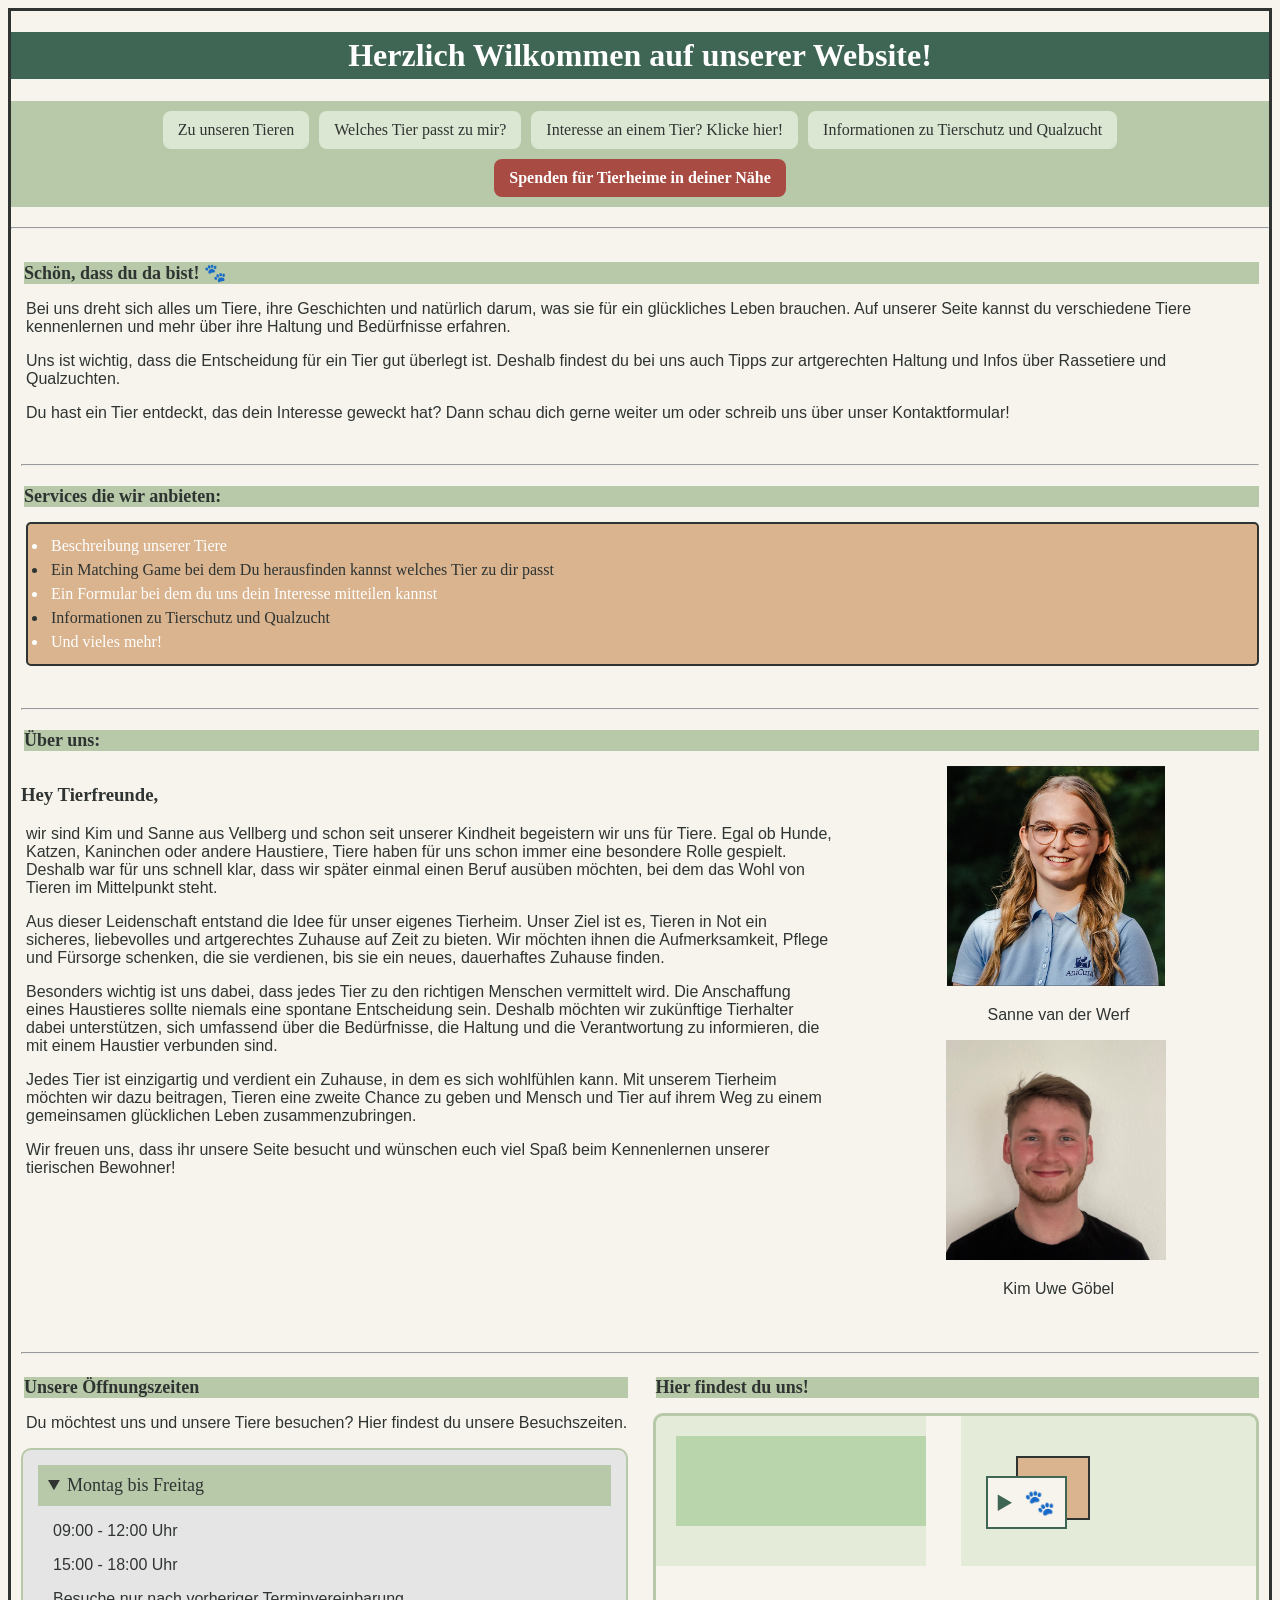
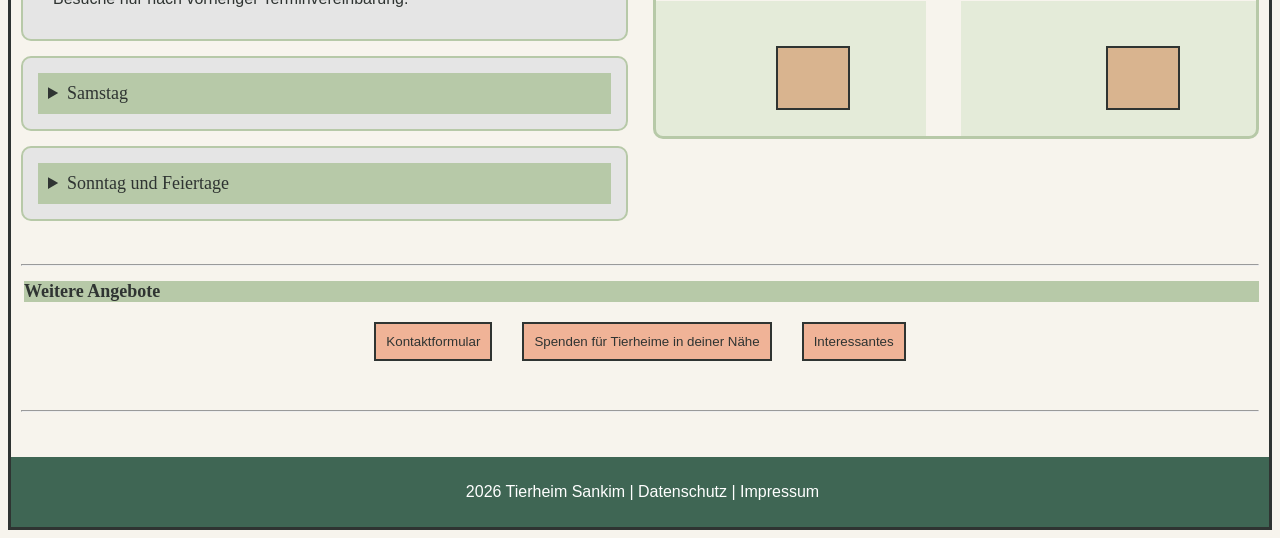
<file: index.html>
<!DOCTYPE html>
<html>
    <head>
        <meta charset="UTF-8">
        <meta name="viewport" content="width=device-width, initial-scale=1.0">
        <title>Tierheim Sankim</title>
        <link href="style.css" rel="stylesheet">

    </head>

    <body>
        <header>        
            <h1>Herzlich Wilkommen auf unserer Website!</h1>
        </header>

        <nav>
            <a href="UnsereTiere.html">Zu unseren Tieren</a>
            <a href="WelchesTierPasstZuMir.html">Welches Tier passt zu mir?</a>
            <a href="Interessiert.html"> Interesse an einem Tier? Klicke hier!</a>
            <a href="Tierschutz&Qualzucht.html">Informationen zu Tierschutz und Qualzucht</a>
            <a href="spenden.html" class="spenden">Spenden für Tierheime in deiner Nähe</a>
        </nav>

        <hr>

        <main>
            <section class="Wilkommen">
                <h2>Schön, dass du da bist! 🐾</h2>

                <p>
                    Bei uns dreht sich alles um Tiere, ihre Geschichten und natürlich darum, 
                    was sie für ein glückliches Leben brauchen. 
                    Auf unserer Seite kannst du verschiedene Tiere kennenlernen und mehr über ihre Haltung und Bedürfnisse erfahren.
                </p>
                <p>
                    Uns ist wichtig, dass die Entscheidung für ein Tier gut überlegt ist. 
                    Deshalb findest du bei uns auch Tipps zur artgerechten Haltung und Infos über Rassetiere und Qualzuchten.
                </p>
                <p>
                    Du hast ein Tier entdeckt, das dein Interesse geweckt hat? 
                    Dann schau dich gerne weiter um oder schreib uns über unser Kontaktformular!
                </p>
                <br>
                <hr>
            </section>

            <section class="Services">
                <h2>Services die wir anbieten:</h2>
                <ul>
                    <li>Beschreibung unserer Tiere</li>
                    <li>Ein Matching Game bei dem Du herausfinden kannst welches Tier zu dir passt</li>
                    <li>Ein Formular bei dem du uns dein Interesse mitteilen kannst</li>
                    <li>Informationen zu Tierschutz und Qualzucht</li>
                    <li>Und vieles mehr!</li>
                </ul>
                <br>
                <hr>
            </section>

            <section class="ueber-uns">
                <h2>Über uns:</h2>

                <div class="ueber-uns-grid">
                    
                    <div class="ueber-uns-text">

                            <h3>Hey Tierfreunde,</h3>

                            <p>
                                wir sind Kim und Sanne aus Vellberg und schon seit unserer Kindheit begeistern wir uns für Tiere. Egal ob Hunde, Katzen, Kaninchen oder andere Haustiere, Tiere haben für uns schon immer eine besondere Rolle gespielt. Deshalb war für uns schnell klar, dass wir später einmal einen Beruf ausüben möchten, bei dem das Wohl von Tieren im Mittelpunkt steht.
                            </p>    
                            <p>
                                Aus dieser Leidenschaft entstand die Idee für unser eigenes Tierheim. 
                                Unser Ziel ist es, Tieren in Not ein sicheres, liebevolles und artgerechtes Zuhause auf Zeit zu bieten. 
                                Wir möchten ihnen die Aufmerksamkeit, Pflege und Fürsorge schenken, 
                                die sie verdienen, bis sie ein neues, dauerhaftes Zuhause finden.
                            </p>    
                            <p>
                                Besonders wichtig ist uns dabei, dass jedes Tier zu den richtigen Menschen vermittelt wird. 
                                Die Anschaffung eines Haustieres sollte niemals eine spontane Entscheidung sein. 
                                Deshalb möchten wir zukünftige Tierhalter dabei unterstützen, 
                                sich umfassend über die Bedürfnisse, die Haltung und die Verantwortung zu informieren, 
                                die mit einem Haustier verbunden sind.
                            </p>
                            <p>
                                Jedes Tier ist einzigartig und verdient ein Zuhause, 
                                in dem es sich wohlfühlen kann. Mit unserem Tierheim möchten wir dazu beitragen, 
                                Tieren eine zweite Chance zu geben und Mensch und Tier auf ihrem Weg zu einem 
                                gemeinsamen glücklichen Leben zusammenzubringen.
                            </p>
                            <p>
                                Wir freuen uns, dass ihr unsere Seite besucht und wünschen euch viel Spaß beim 
                                Kennenlernen unserer tierischen Bewohner!
                            </p>
                        
                    </div>
                    
                    <div class="ueber-uns-bilder">
                        
                        <div>                   
                            <img src="images/van_der_Werf,Sanne.jpg" height="250" alt="Sanne van der Werf">
                            <p>Sanne van der Werf</p> 
                        </div>
                        
                        <div>
                            <img src="images/Göbel, Kim Uwe 12142-5quadrat.jpg" height="250" alt="Kim Göbel">
                            <p>Kim Uwe Göbel</p>
                        </div>
                    
                    </div>
                
                </div>
                
                <br>        
            </section>
            <hr>

            <div class="standort-grid">
                <section class="oeffnungszeiten">
                    <h2>Unsere Öffnungszeiten</h2>

                    <p>
                        Du möchtest uns und unsere Tiere besuchen?
                        Hier findest du unsere Besuchszeiten.
                    </p>

                    <details open>
                        <summary>Montag bis Freitag</summary>

                        <p>09:00 - 12:00 Uhr</p>
                        <p>15:00 - 18:00 Uhr</p>
                        <p>Besuche nur nach vorheriger Terminvereinbarung.</p>
                    </details>

                    <details>
                        <summary>Samstag</summary>

                        <p>09:00 - 13:00 Uhr</p>
                        <p>Besuche nur nach vorheriger Terminvereinbarung.</p>
                    </details>

                <details>
                    <summary>Sonntag und Feiertage</summary>

                        <p>Geschlossen</p>
                        <p>In dringenden Fällen sind wir telefonisch erreichbar.</p>
                    </details>
                </section>

                <section class="standort">

                    <h2>Hier findest du uns!</h2>
                    <div class="karte">
                        <div class="park"></div>
                        <div class="strasse-waagerecht"></div>
                        <div class="strasse-senkrecht"></div>
                        <div class="haus haus1"></div>
                        <div class="haus haus2"></div>
                        <div class="haus haus3"></div>

                        <details class="tierheim-marker">
                            <summary>🐾</summary>
                            <p>Tierheim Sankim</p>
                            <p>Pfotenweg 12</p>
                            <p>74541 Vellberg</p>
                            <p>fiktiver Standort</p>
                        </details>
                    </div>

                </section>
            </div>

            <hr>
            <section class="weitere-angebote">
                <h2>Weitere Angebote</h2>

                <div class="buttons">
                    <button type="button">Kontaktformular</button>
                    <button type="button">Spenden für Tierheime in deiner Nähe</button>
                    <button type="button">Interessantes</button>
                </div>

                <br>
                <br>
                <hr>
            </section>

        </main>       

        <footer>
            <p>2026 Tierheim Sankim | Datenschutz | Impressum</p>
        </footer>
    
    </body>
</html>
</file>
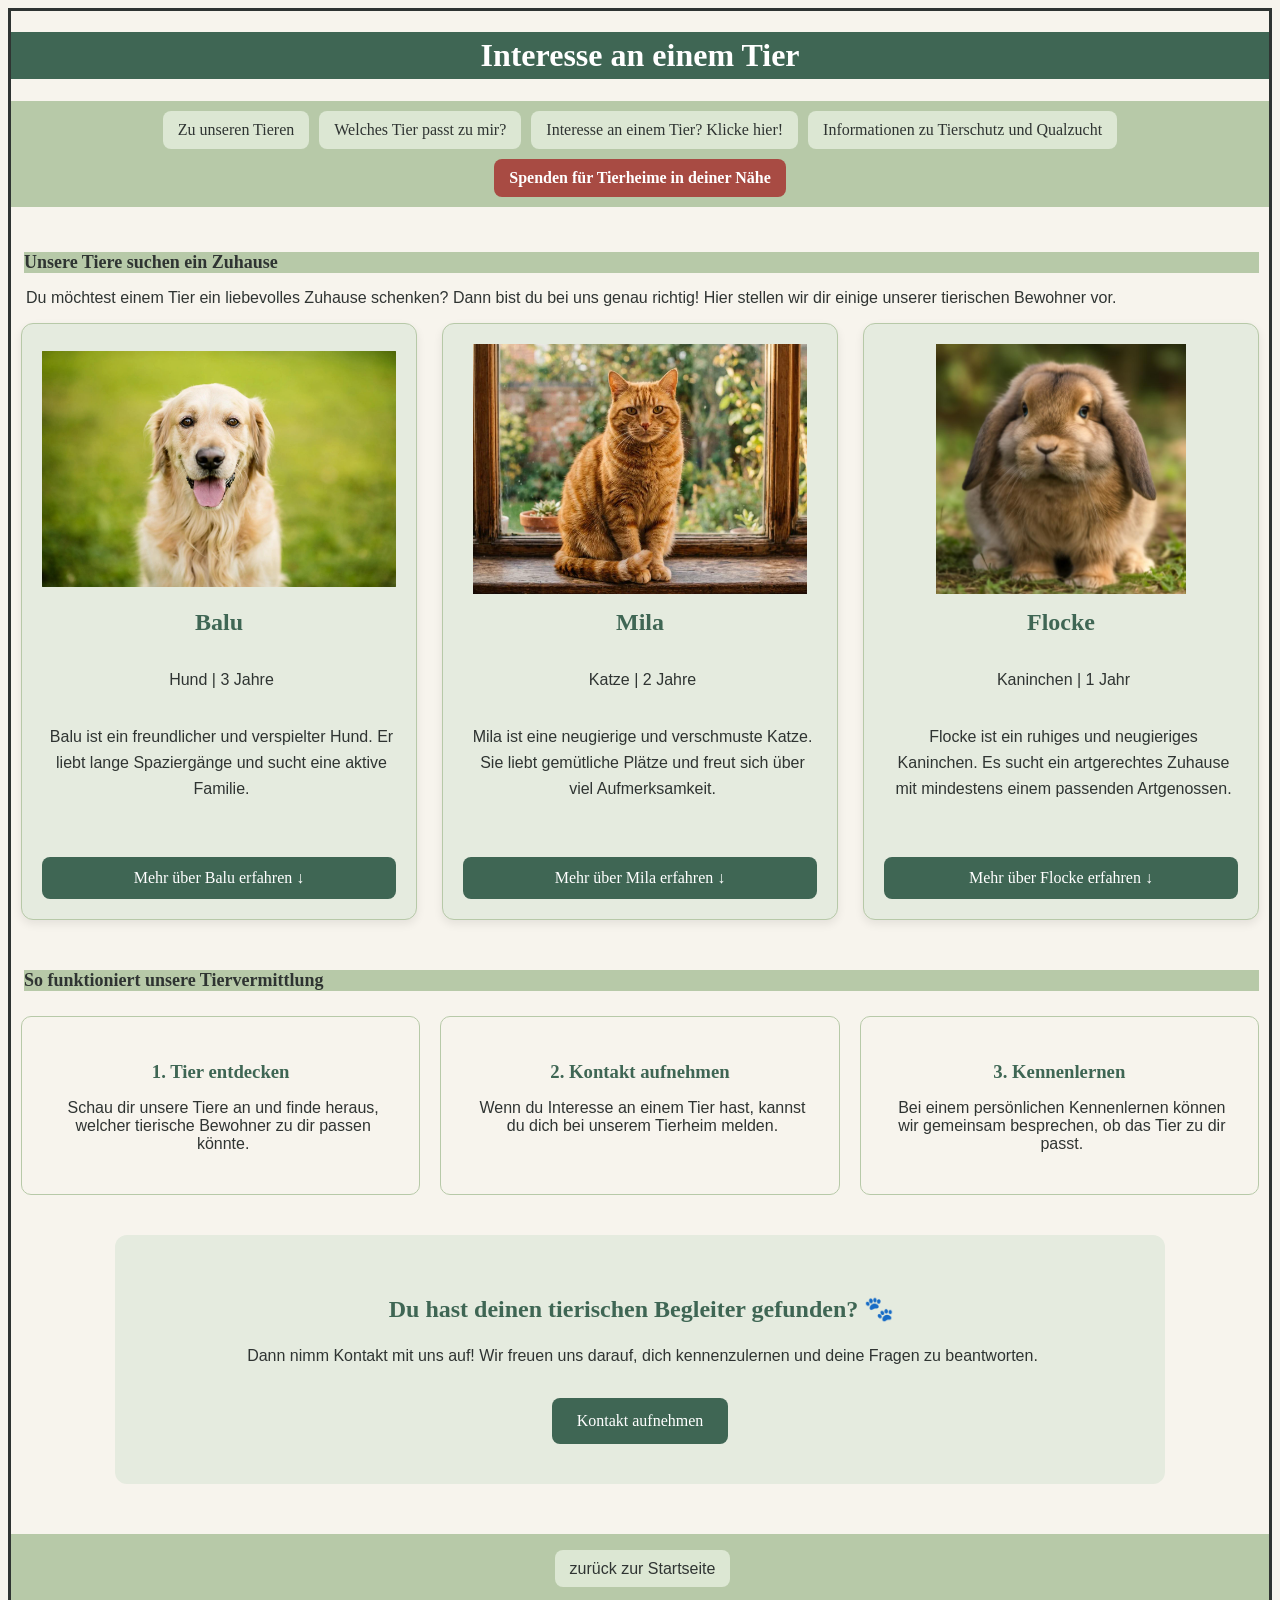
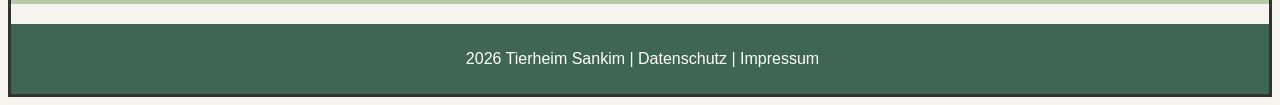
<file: Interessiert.html>
<!DOCTYPE html>
<html>
<head>
    <meta charset="UTF-8">
    <meta name="viewport" content="width=device-width, initial-scale=1.0">
    <link rel="stylesheet" href="style.css">
    <link rel="stylesheet" href="Interesse.css">
    <title>interessiert</title>
</head>
<body>
    <header>
        <h1>Interesse an einem Tier</h1>
    </header>
    <nav>
        <a href="UnsereTiere.html">Zu unseren Tieren</a>
        <a href="WelchesTierPasstZuMir.html">Welches Tier passt zu mir?</a>
        <a href="Interessiert.html"> Interesse an einem Tier? Klicke hier!</a>
        <a href="Tierschutz&Qualzucht.html">Informationen zu Tierschutz und Qualzucht</a>
        <a href="spenden.html" class="spenden">Spenden für Tierheime in deiner Nähe</a>
    </nav>

    <main>
        <section class="vermittlung">
            <h2>Unsere Tiere suchen ein Zuhause</h2>
            <p>
            Du möchtest einem Tier ein liebevolles Zuhause schenken?
            Dann bist du bei uns genau richtig!
            Hier stellen wir dir einige unserer tierischen
            Bewohner vor.  
            </p>

            <div class="vermittlung-grid">

                <div class="vermittlung-tier balu">
                    <img src="images/Balu.jpg" alt="Hund Balu">
                    <h3>Balu</h3>
                    <p>Hund | 3 Jahre</p>
                    <p>
                        Balu ist ein freundlicher und verspielter Hund.
                        Er liebt lange Spaziergänge und sucht
                        eine aktive Familie.
                    </p>
                    <details class="tier-details">
                        <summary>Mehr über Balu erfahren   ↓</summary>

                        <p>
                            Balu liebt Bewegung und gemeinsame Aktivitäten.
                            Er würde sich besonders über Menschen freuen,
                            die gerne Zeit in der Natur verbringen.
                        </p>
                    </details>
                </div>

                <div class="vermittlung-tier mila">
                    <img src="images/Mila.jpg" alt="Katze Mila">
                    <h3>Mila</h3>
                    <p>Katze | 2 Jahre</p>
                    <p>
                        Mila ist eine neugierige und verschmuste Katze.
                        Sie liebt gemütliche Plätze und freut sich
                        über viel Aufmerksamkeit.
                    </p>
                    <details class="tier-details">
                        <summary>Mehr über Mila erfahren   ↓</summary>

                        <p>
                            Mila sucht ihre neue Bezugsperson. 
                            Sie möchte gerne alleine gehalten werden, 
                            da sie sich leider nicht gut mit ihren Artgenossen verträgt.
                        </p>
                    </details>
                </div>

                <div class="vermittlung-tier flocke">
                    <img src="images/Flocke.jpg" alt="Kaninchen Flocke">
                    <h3>Flocke</h3>
                    <p>Kaninchen | 1 Jahr</p>
                    <p>
                        Flocke ist ein ruhiges und neugieriges Kaninchen.
                        Es sucht ein artgerechtes Zuhause mit
                        mindestens einem passenden Artgenossen.
                    </p>
                    <details class="tier-details">
                        <summary>Mehr über Flocke erfahren   ↓</summary>

                        <p>
                            Flocke liebt das Spielen mit seinen Artgenossen.
                            Er braucht Spezialfutter aufgrund einer Vorerkrankung
                            und sucht deshalb ein passendes Zuhause.
                        </p>
                    </details>
                </div>

            </div>

        </section>

        <section class="vermittlungsablauf">

            <h2>So funktioniert unsere Tiervermittlung</h2>

            <div class="ablauf-flex">

                <div>
                    <h3>1. Tier entdecken</h3>
                    <p>
                        Schau dir unsere Tiere an und finde heraus,
                        welcher tierische Bewohner zu dir passen könnte.
                    </p>
                </div>

                <div>
                    <h3>2. Kontakt aufnehmen</h3>
                    <p>
                        Wenn du Interesse an einem Tier hast,
                        kannst du dich bei unserem Tierheim melden.
                    </p>
                </div>

                <div>
                    <h3>3. Kennenlernen</h3>
                    <p>
                        Bei einem persönlichen Kennenlernen können wir
                        gemeinsam besprechen, ob das Tier zu dir passt.
                    </p>
                </div>

            </div>

        </section>

        <section class="kontaktbereich">

            <h2>Du hast deinen tierischen Begleiter gefunden? 🐾</h2>

            <p>
                Dann nimm Kontakt mit uns auf!
                Wir freuen uns darauf, dich kennenzulernen
                und deine Fragen zu beantworten.
            </p>

            <a href="mailto:kontakt@tierheim-sankim.de"
            class="kontakt-button">
                Kontakt aufnehmen
            </a>

        </section>
    </main>

    <nav>    
        <p><a href="index.html">zurück zur Startseite</a></p>
    </nav>

    <footer>
            <p>2026 Tierheim Sankim | Datenschutz | Impressum</p>
    </footer>
</body>

</html>
</file>
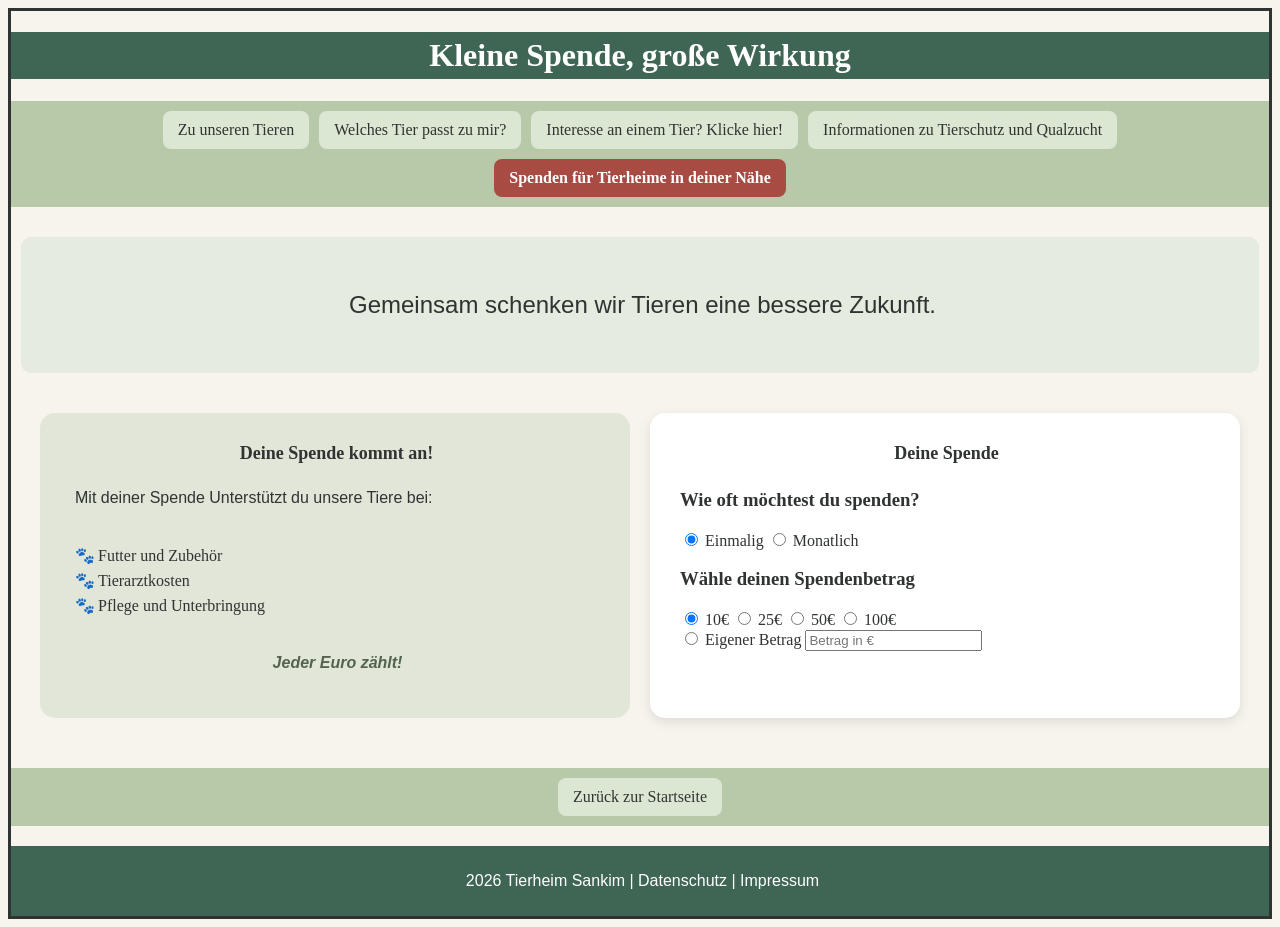
<file: spenden.html>
<!DOCTYPE html>
<html lang="en">
<head>
    <meta charset="UTF-8">
    <meta name="viewport" content="width=device-width, initial-scale=1.0">
    <title>Spenden</title>
    <link href="style.css" rel="stylesheet">
    <link href="spenden.css" rel="stylesheet">
</head>

<body>
    
    <header>
        <h1>Kleine Spende, große Wirkung</h1>
    </header>
    
    <nav>
        <a href="UnsereTiere.html">Zu unseren Tieren</a>
        <a href="WelchesTierPasstZuMir.html">Welches Tier passt zu mir?</a>
        <a href="Interessiert.html">Interesse an einem Tier? Klicke hier!</a>
        <a href="Tierschutz&Qualzucht.html">Informationen zu Tierschutz und Qualzucht</a>
        <a href="spenden.html" class="spenden">Spenden für Tierheime in deiner Nähe</a>
    </nav>

    <main>
        <section class="spenden-einleitung">
            <p>Gemeinsam schenken wir Tieren eine bessere Zukunft.</p>
        </section>
    
        <div class="spenden-container">
            <div class="box-links">
                <h2>Deine Spende kommt an!</h2>
                <p>Mit deiner Spende Unterstützt du unsere Tiere bei:</p>
                <ul>
                    <li>Futter und Zubehör</li>
                    <li>Tierarztkosten</li>
                    <li>Pflege und Unterbringung</li>
                </ul>
                <p class="Druck">Jeder Euro zählt!</p>
            </div>

            <div class="box-rechts">
                <h2>Deine Spende</h2>
                <form>
                    
                    <!-- Formular Häufigkeit -->
                    <h3>Wie oft möchtest du spenden?</h3>
                    <div class="spenden-häufigkeit">
                        <input type="radio" id="einmalig" name="häufigkeit" value="einmalig" checked>
                        <label for="einmalig">Einmalig</label>
                        <input type="radio" id="monatlich" name="häufigkeit" value="monatlich">
                        <label for="monatlich">Monatlich</label>
                    </div>
                    
                    <!-- Formular Spendenbetrag -->
                    <h3>Wähle deinen Spendenbetrag</h3>
                    <div class="spenden-betrag">
                        <input type="radio" id="betrag10" name="betrag" value="10" checked>
                        <label for="betrag10">10€</label>
                        <input type="radio" id="betrag25" name="betrag" value="25">
                        <label for="betrag25">25€</label>
                        <input type="radio" id="betrag50" name="betrag" value="50">
                        <label for="betrag50">50€</label>
                        <input type="radio" id="betrag100" name="betrag" value="100">
                        <label for="betrag100">100€</label>
                    </div>

                    <!-- Eigener Betrag -->
                    <div class="eigener-betrag">
                        <input type="radio" id="eigener-betrag" name="betrag" value="individuell">
                        <label for="eigener-betrag">Eigener Betrag</label>
                        <input type="number" name="individueller-betrag" aria-label="eigener Betrag (in €)" placeholder="Betrag in €" min="1">
                    </div>
                </form>
            </div>
        </div>
    
    </main>

    <nav>
        <a href="index.html">Zurück zur Startseite</a>
    </nav>

    <footer>
        <p>2026 Tierheim Sankim | Datenschutz | Impressum</p>
    </footer>

</body>
</html>
</file>
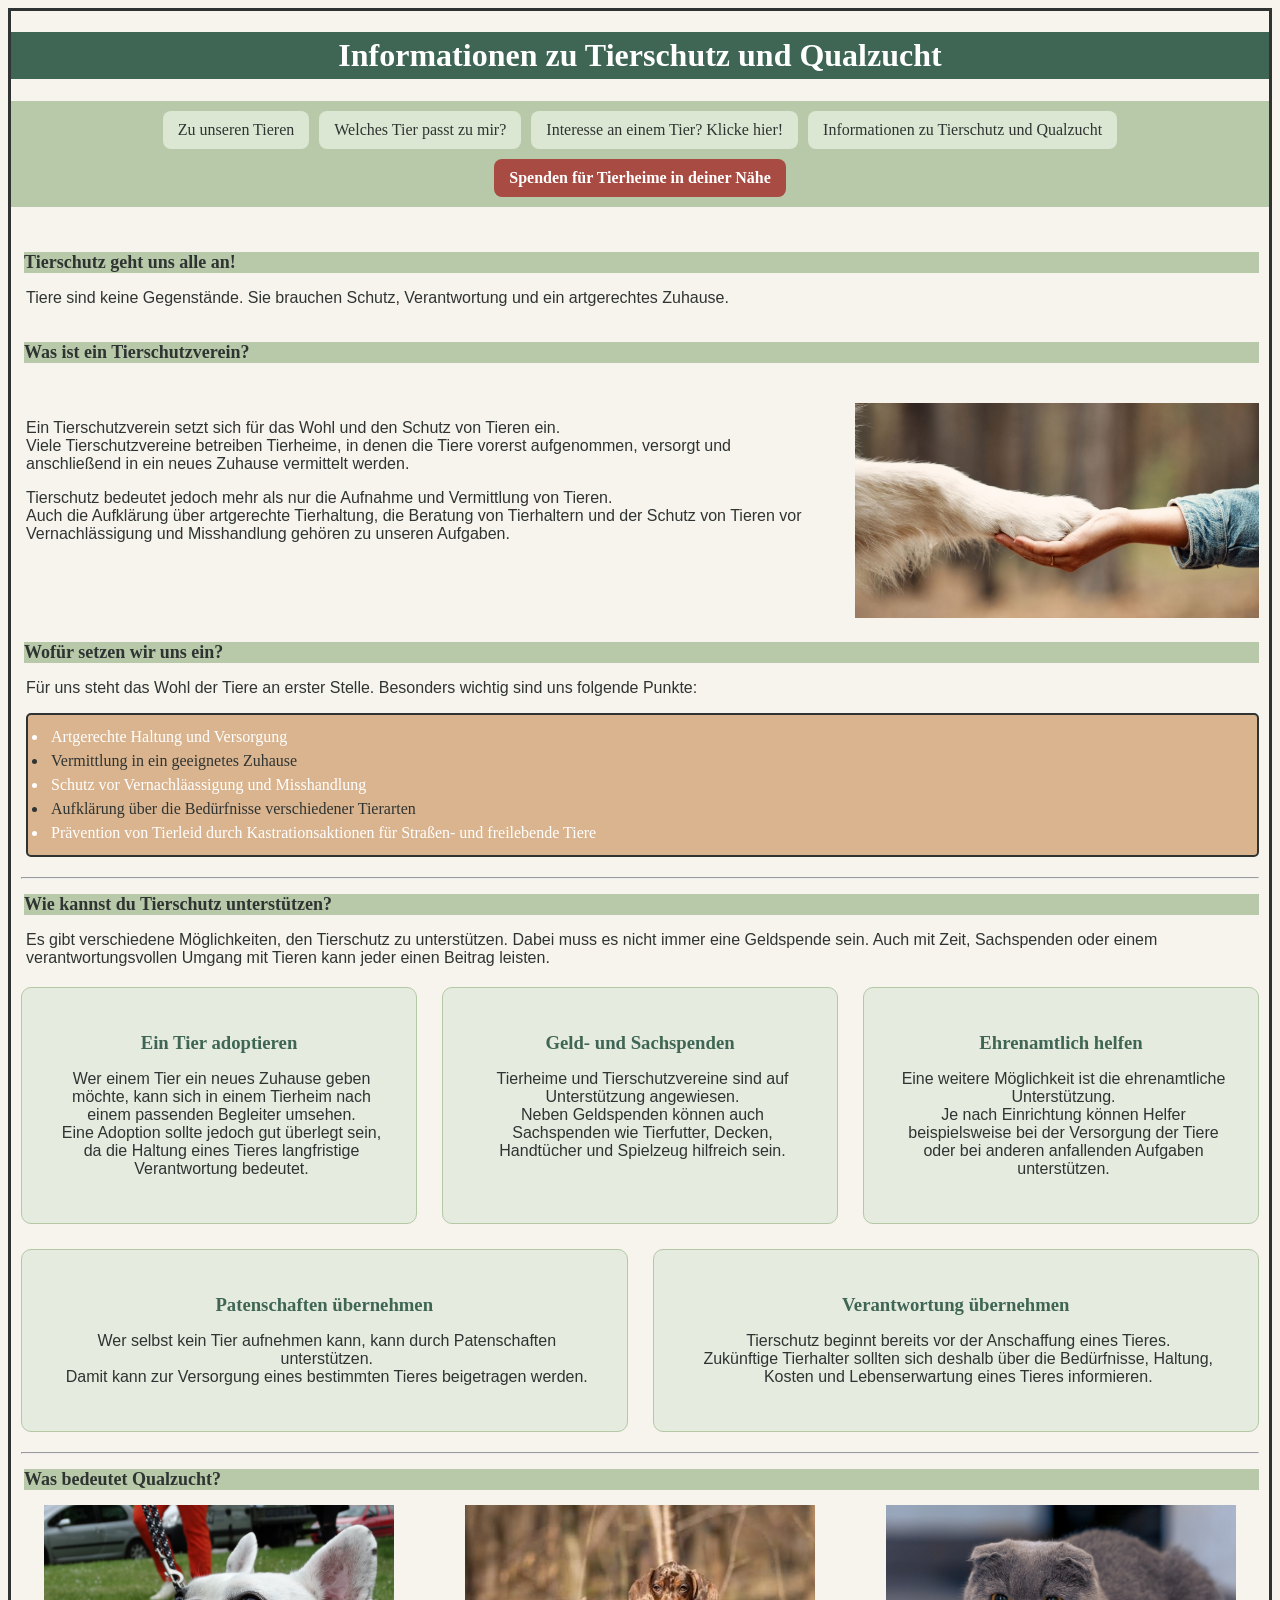
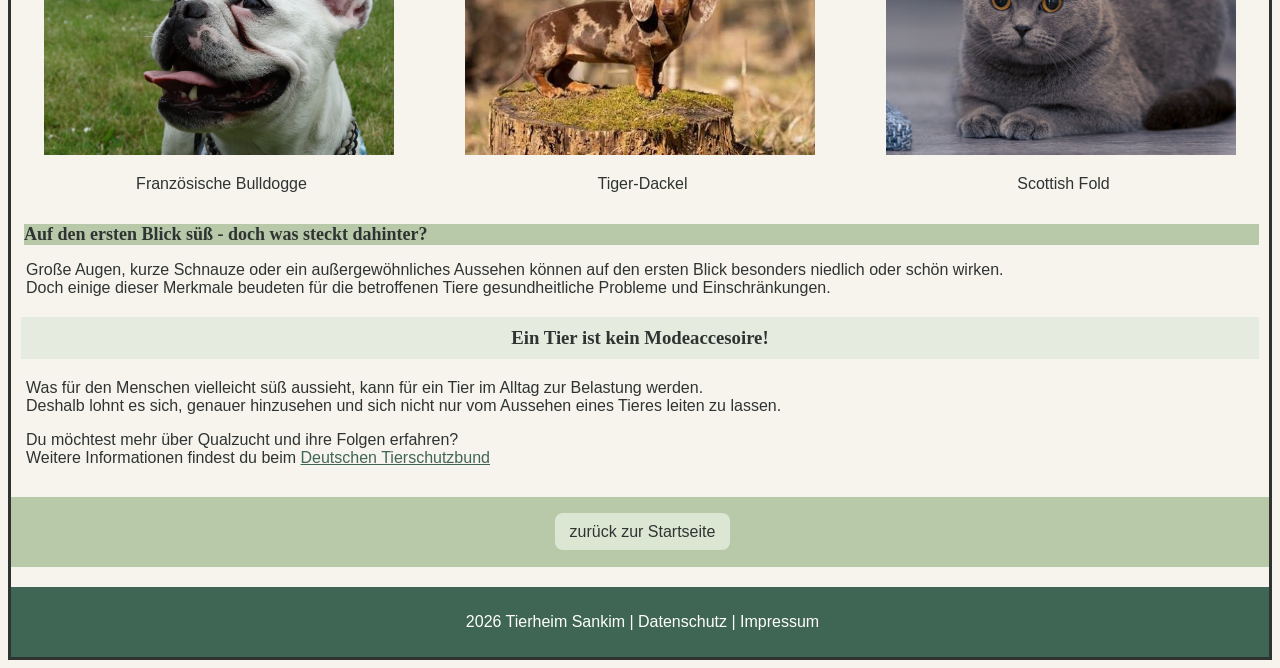
<file: Tierschutz&Qualzucht.html>
<!DOCTYPE html>
<html>
<head>
    <meta charset="UTF-8">
    <meta name="viewport" content="width=device-width, initial-scale=1.0">
    <link rel="stylesheet" href="style.css">
    <link rel="stylesheet" href="tierschutz.css">
    <title>Tierschutz&Qualzucht</title>
</head>

<body>
    <header>
         <h1>Informationen zu Tierschutz und Qualzucht</h1>
    </header>
   
        <nav>
            <a href="UnsereTiere.html">Zu unseren Tieren</a>
            <a href="WelchesTierPasstZuMir.html">Welches Tier passt zu mir?</a>
            <a href="Interessiert.html"> Interesse an einem Tier? Klicke hier!</a>
            <a href="Tierschutz&Qualzucht.html">Informationen zu Tierschutz und Qualzucht</a>
            <a href="spenden.html" class="spenden">Spenden für Tierheime in deiner Nähe</a>
        </nav>

    <main>
        <section class="tierschutz-einleitung">
            <h2>Tierschutz geht uns alle an!</h2>

            <p class="Infotext">
            Tiere sind keine Gegenstände. Sie brauchen Schutz, Verantwortung und ein artgerechtes Zuhause.
            </p>
        </section>

        <section class="tierschutz-info">
            <h2>Was ist ein Tierschutzverein?</h2>
            <div class="tierschutz-text">
                
                <p>
                Ein Tierschutzverein setzt sich für das Wohl und den Schutz von Tieren ein. <br>
                Viele Tierschutzvereine betreiben Tierheime, in denen die Tiere vorerst aufgenommen, 
                versorgt und anschließend in ein neues Zuhause vermittelt werden.
                </p>
                <p>
                Tierschutz bedeutet jedoch mehr als nur die Aufnahme und Vermittlung von Tieren. <br>
                Auch die Aufklärung über artgerechte Tierhaltung, die Beratung von Tierhaltern und der Schutz
                von Tieren vor Vernachlässigung und Misshandlung gehören zu unseren Aufgaben.
                </p>
            </div>

            <div class="tierschutz-bild">
                <img src="images/PfoteHundMensch.jpg" alt="PfoteHundMensch" height="300">
            </div>
        </section>

        <section class="tierschutz-ziele">
            <h2>Wofür setzen wir uns ein?</h2>
            <p>
                Für uns steht das Wohl der Tiere an erster Stelle.
                Besonders wichtig sind uns folgende Punkte:
            </p>

            <ul>
                <li>Artgerechte Haltung und Versorgung</li>
                <li>Vermittlung in ein geeignetes Zuhause</li>
                <li>Schutz vor Vernachläassigung und Misshandlung</li>
                <li>Aufklärung über die Bedürfnisse verschiedener Tierarten</li>
                <li>Prävention von Tierleid durch Kastrationsaktionen für Straßen- und freilebende Tiere</li>
            </ul>
        </section>


        <hr>

        <section class="tierschutz-helfen">

            <h2>Wie kannst du Tierschutz unterstützen?</h2>

            <p>
                Es gibt verschiedene Möglichkeiten, den Tierschutz zu unterstützen.
                Dabei muss es nicht immer eine Geldspende sein.
                Auch mit Zeit, Sachspenden oder einem verantwortungsvollen Umgang
                mit Tieren kann jeder einen Beitrag leisten.
            </p>

            <div class="helfen-flex">

                <div class="adoptieren">
                    <h3>Ein Tier adoptieren</h3>
                    <p>
                        Wer einem Tier ein neues Zuhause geben möchte,
                        kann sich in einem Tierheim nach einem passenden
                        Begleiter umsehen. <br>
                        Eine Adoption sollte jedoch gut überlegt sein,
                        da die Haltung eines Tieres langfristige
                        Verantwortung bedeutet.
                    </p>
                </div>

                <div class="spenden">
                    <h3>Geld- und Sachspenden</h3>
                    <p>
                        Tierheime und Tierschutzvereine sind auf
                        Unterstützung angewiesen. <br>
                        Neben Geldspenden können auch Sachspenden
                        wie Tierfutter, Decken, Handtücher und
                        Spielzeug hilfreich sein.
                    </p>
                </div>

                <div class="ehrenamt">
                    <h3>Ehrenamtlich helfen</h3>
                    <p>
                        Eine weitere Möglichkeit ist die ehrenamtliche
                        Unterstützung. <br>
                        Je nach Einrichtung können Helfer beispielsweise
                        bei der Versorgung der Tiere oder bei anderen
                        anfallenden Aufgaben unterstützen.
                    </p>
                </div>

                <div class="patenschaften">
                    <h3>Patenschaften übernehmen</h3>
                    <p>
                        Wer selbst kein Tier aufnehmen kann,
                        kann durch Patenschaften unterstützen. <br>
                        Damit kann zur Versorgung eines bestimmten
                        Tieres beigetragen werden.
                    </p>
                </div>

                <div class="verantwortung">
                    <h3>Verantwortung übernehmen</h3>
                    <p>
                        Tierschutz beginnt bereits vor der Anschaffung
                        eines Tieres. <br>
                        Zukünftige Tierhalter sollten sich deshalb
                        über die Bedürfnisse, Haltung, Kosten und
                        Lebenserwartung eines Tieres informieren.
                    </p>
                </div>

            </div>

        </section>

    <hr>
        <section class="qualzucht-einleitung">
            <h2>Was bedeutet Qualzucht?</h2>

            
            <div class="qualzucht-bilder">

                <div class="qualzucht-tier bulldogge">
                    <img src="images/Franzoesische-Bulldogge.jpg" alt="Französische Bulldogge" height="250">
                    <p>Französische Bulldogge</p>
                </div>

                <div class="qualzucht-tier dackel">
                    <img src="images/Dackel.jpg" alt="Tiger-Dackel" height="250">
                    <p>Tiger-Dackel</p>
                </div>

                <div class="qualzucht-tier katze">
                    <img src="images/Scottish_Fold.png" alt="Scottish Fold" height="250">
                    <p>Scottish Fold</p>
                </div>

            </div>



            <h2>Auf den ersten Blick süß - doch was steckt dahinter?</h2>
            <p>
                Große Augen, kurze Schnauze oder ein außergewöhnliches Aussehen können auf den ersten Blick
                besonders niedlich oder schön wirken. <br>
                Doch einige dieser Merkmale beudeten für die betroffenen Tiere gesundheitliche Probleme und Einschränkungen.
            </p>
            
            <h3 class="Modeaccesoire">
                Ein Tier ist kein Modeaccesoire!
            </h3>

            <p>
                Was für den Menschen vielleicht süß aussieht, kann für ein Tier im Alltag zur Belastung werden. <br>
                Deshalb lohnt es sich, genauer hinzusehen und sich nicht nur vom Aussehen eines Tieres leiten zu lassen.
            </p>

            <p>
                Du möchtest mehr über Qualzucht und ihre Folgen erfahren? <br>
                Weitere Informationen findest du beim 
                <a href="https://www.tierschutzbund.de/tiere-themen/haustiere/qualzucht/?utm_source=chatgpt.com"
                class="info-link"> 
                    Deutschen Tierschutzbund
                </a>
            </p>
        </section>
    </main>


    <nav>    
        <p><a href="index.html">zurück zur Startseite</a></p>
    </nav>

    <footer>
        <p>2026 Tierheim Sankim | Datenschutz | Impressum</p>
    </footer>
</body>


</html>
</file>
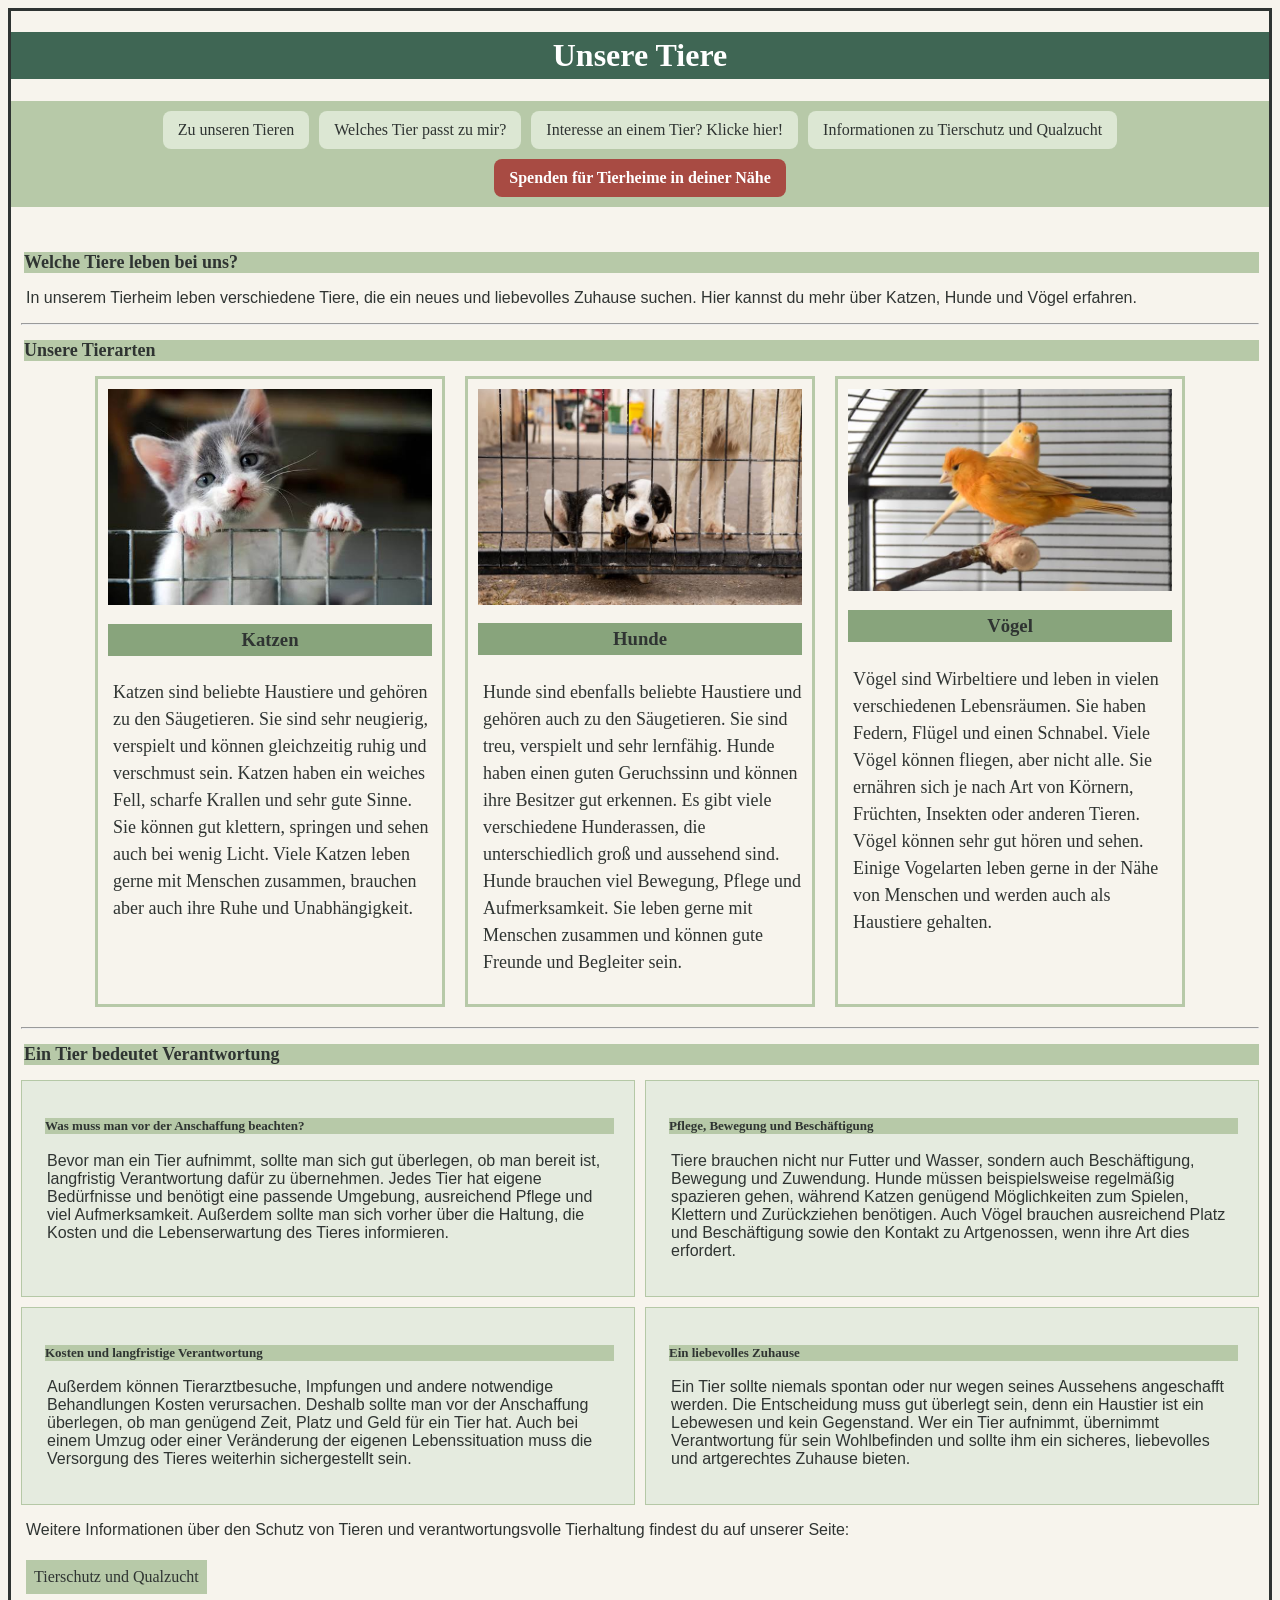
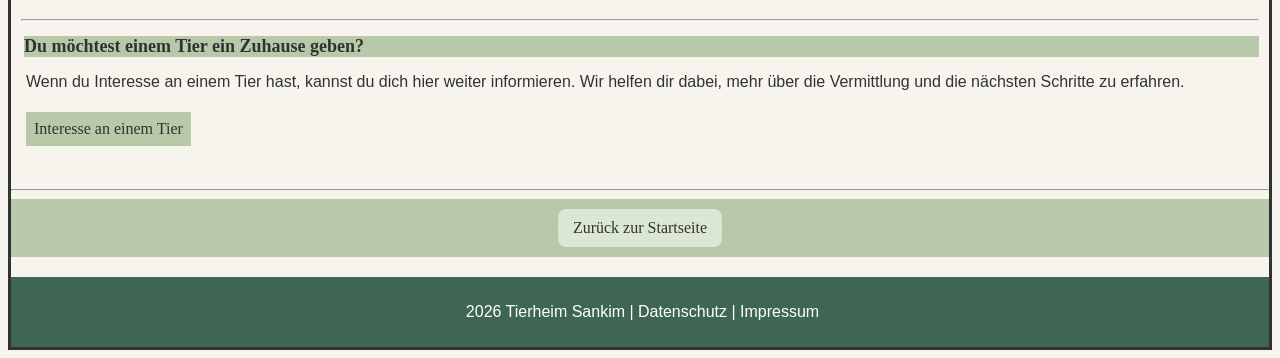
<file: UnsereTiere.html>
<!DOCTYPE html>
<html lang="de">
<head>
    <meta charset="UTF-8">
    <meta name="viewport" content="width=device-width, initial-scale=1.0">
    <link rel="stylesheet" href="style.css">
    <link rel="stylesheet" href="UnsereTiere.css">
    <title>UnsereTiere</title>
</head>

<body class="unsere-tiere">

    <header>
        <h1>Unsere Tiere</h1>
    </header>

    <nav>
        <a href="UnsereTiere.html">Zu unseren Tieren</a>
        <a href="WelchesTierPasstZuMir.html">Welches Tier passt zu mir?</a>
        <a href="Interessiert.html">Interesse an einem Tier? Klicke hier!</a>
        <a href="Tierschutz&Qualzucht.html">Informationen zu Tierschutz und Qualzucht</a>
        <a href="spenden.html" class="spenden">Spenden für Tierheime in deiner Nähe</a>
    </nav>

    <main>

        <section>
            <h2>Welche Tiere leben bei uns?</h2>

            <p>
                In unserem Tierheim leben verschiedene Tiere, die ein neues
                und liebevolles Zuhause suchen. Hier kannst du mehr über
                Katzen, Hunde und Vögel erfahren.
            </p>

            <hr>

            <h2>Unsere Tierarten</h2>

            <div class="tierkarten">

                <article class="tierkarte">
                    <img src="images/cat.jpg" height="300" alt="Katzen">

                    <h3>Katzen</h3>

                    <p>
                        Katzen sind beliebte Haustiere und gehören zu den Säugetieren.
                        Sie sind sehr neugierig, verspielt und können gleichzeitig
                        ruhig und verschmust sein. Katzen haben ein weiches Fell,
                        scharfe Krallen und sehr gute Sinne. Sie können gut klettern,
                        springen und sehen auch bei wenig Licht. Viele Katzen leben
                        gerne mit Menschen zusammen, brauchen aber auch ihre Ruhe
                        und Unabhängigkeit.
                    </p>
                </article>

                <article class="tierkarte">
                    <img src="images/hund.jpg" height="300" alt="Hunde">

                    <h3>Hunde</h3>

                    <p>
                        Hunde sind ebenfalls beliebte Haustiere und gehören auch
                        zu den Säugetieren. Sie sind treu, verspielt und sehr
                        lernfähig. Hunde haben einen guten Geruchssinn und können
                        ihre Besitzer gut erkennen. Es gibt viele verschiedene
                        Hunderassen, die unterschiedlich groß und aussehend sind.
                        Hunde brauchen viel Bewegung, Pflege und Aufmerksamkeit.
                        Sie leben gerne mit Menschen zusammen und können gute
                        Freunde und Begleiter sein.
                    </p>
                </article>

                <article class="tierkarte">
                    <img src="images/Vogel.jpg" height="300" alt="Vögel">

                    <h3>Vögel</h3>

                    <p>
                        Vögel sind Wirbeltiere und leben in vielen verschiedenen
                        Lebensräumen. Sie haben Federn, Flügel und einen Schnabel.
                        Viele Vögel können fliegen, aber nicht alle. Sie ernähren
                        sich je nach Art von Körnern, Früchten, Insekten oder
                        anderen Tieren. Vögel können sehr gut hören und sehen.
                        Einige Vogelarten leben gerne in der Nähe von Menschen
                        und werden auch als Haustiere gehalten.
                    </p>
                </article>

            </div>
        </section>

        <hr>

        <section>
            <h2>Ein Tier bedeutet Verantwortung</h2>
            
            <div class="Verantwortung-Grid">
                <div class="anschaffung">
                    <h4>Was muss man vor der Anschaffung beachten?</h4>
                    <p>
                        Bevor man ein Tier aufnimmt, sollte man sich gut überlegen, ob man
                        bereit ist, langfristig Verantwortung dafür zu übernehmen. Jedes Tier
                        hat eigene Bedürfnisse und benötigt eine passende Umgebung, ausreichend
                        Pflege und viel Aufmerksamkeit. Außerdem sollte man sich vorher über
                        die Haltung, die Kosten und die Lebenserwartung des Tieres informieren.
                    </p>
                </div>
            
                <div class="pflege">
                    <h4>Pflege, Bewegung und Beschäftigung</h4>

                    <p>
                        Tiere brauchen nicht nur Futter und Wasser, sondern auch Beschäftigung,
                        Bewegung und Zuwendung. Hunde müssen beispielsweise regelmäßig
                        spazieren gehen, während Katzen genügend Möglichkeiten zum Spielen,
                        Klettern und Zurückziehen benötigen. Auch Vögel brauchen ausreichend
                        Platz und Beschäftigung sowie den Kontakt zu Artgenossen, wenn ihre
                        Art dies erfordert.
                    </p>
                </div>
            
                <div class="kosten">
                    <h4>Kosten und langfristige Verantwortung</h4>

                    <p>
                        Außerdem können Tierarztbesuche, Impfungen und andere notwendige
                        Behandlungen Kosten verursachen. Deshalb sollte man vor der Anschaffung
                        überlegen, ob man genügend Zeit, Platz und Geld für ein Tier hat.
                        Auch bei einem Umzug oder einer Veränderung der eigenen Lebenssituation
                        muss die Versorgung des Tieres weiterhin sichergestellt sein.
                    </p>
                </div>
            
                <div class="zuhause">
                    <h4>Ein liebevolles Zuhause</h4>

                    <p>
                        Ein Tier sollte niemals spontan oder nur wegen seines Aussehens
                        angeschafft werden. Die Entscheidung muss gut überlegt sein, denn ein
                        Haustier ist ein Lebewesen und kein Gegenstand. Wer ein Tier aufnimmt,
                        übernimmt Verantwortung für sein Wohlbefinden und sollte ihm ein
                        sicheres, liebevolles und artgerechtes Zuhause bieten.
                    </p>
                </div>
            </div>
            
            <p>
                Weitere Informationen über den Schutz von Tieren und verantwortungsvolle
                Tierhaltung findest du auf unserer Seite:
            </p>

            <a class="kontakt-link" href="Tierschutz&Qualzucht.html">
                Tierschutz und Qualzucht
            </a>
        </section>
        
        <hr>

        <section>
            <h2>Du möchtest einem Tier ein Zuhause geben?</h2>

            <p>
                Wenn du Interesse an einem Tier hast, kannst du dich hier
                weiter informieren. Wir helfen dir dabei, mehr über die
                Vermittlung und die nächsten Schritte zu erfahren.
            </p>

            <a class="kontakt-link" href="Interessiert.html">
                Interesse an einem Tier
            </a>
        </section>

    </main>

    <hr>

    <nav>
        <a href="index.html">Zurück zur Startseite</a>
    </nav>

    <footer>
        <p>2026 Tierheim Sankim | Datenschutz | Impressum</p>
    </footer>

</body>
</html>
</file>
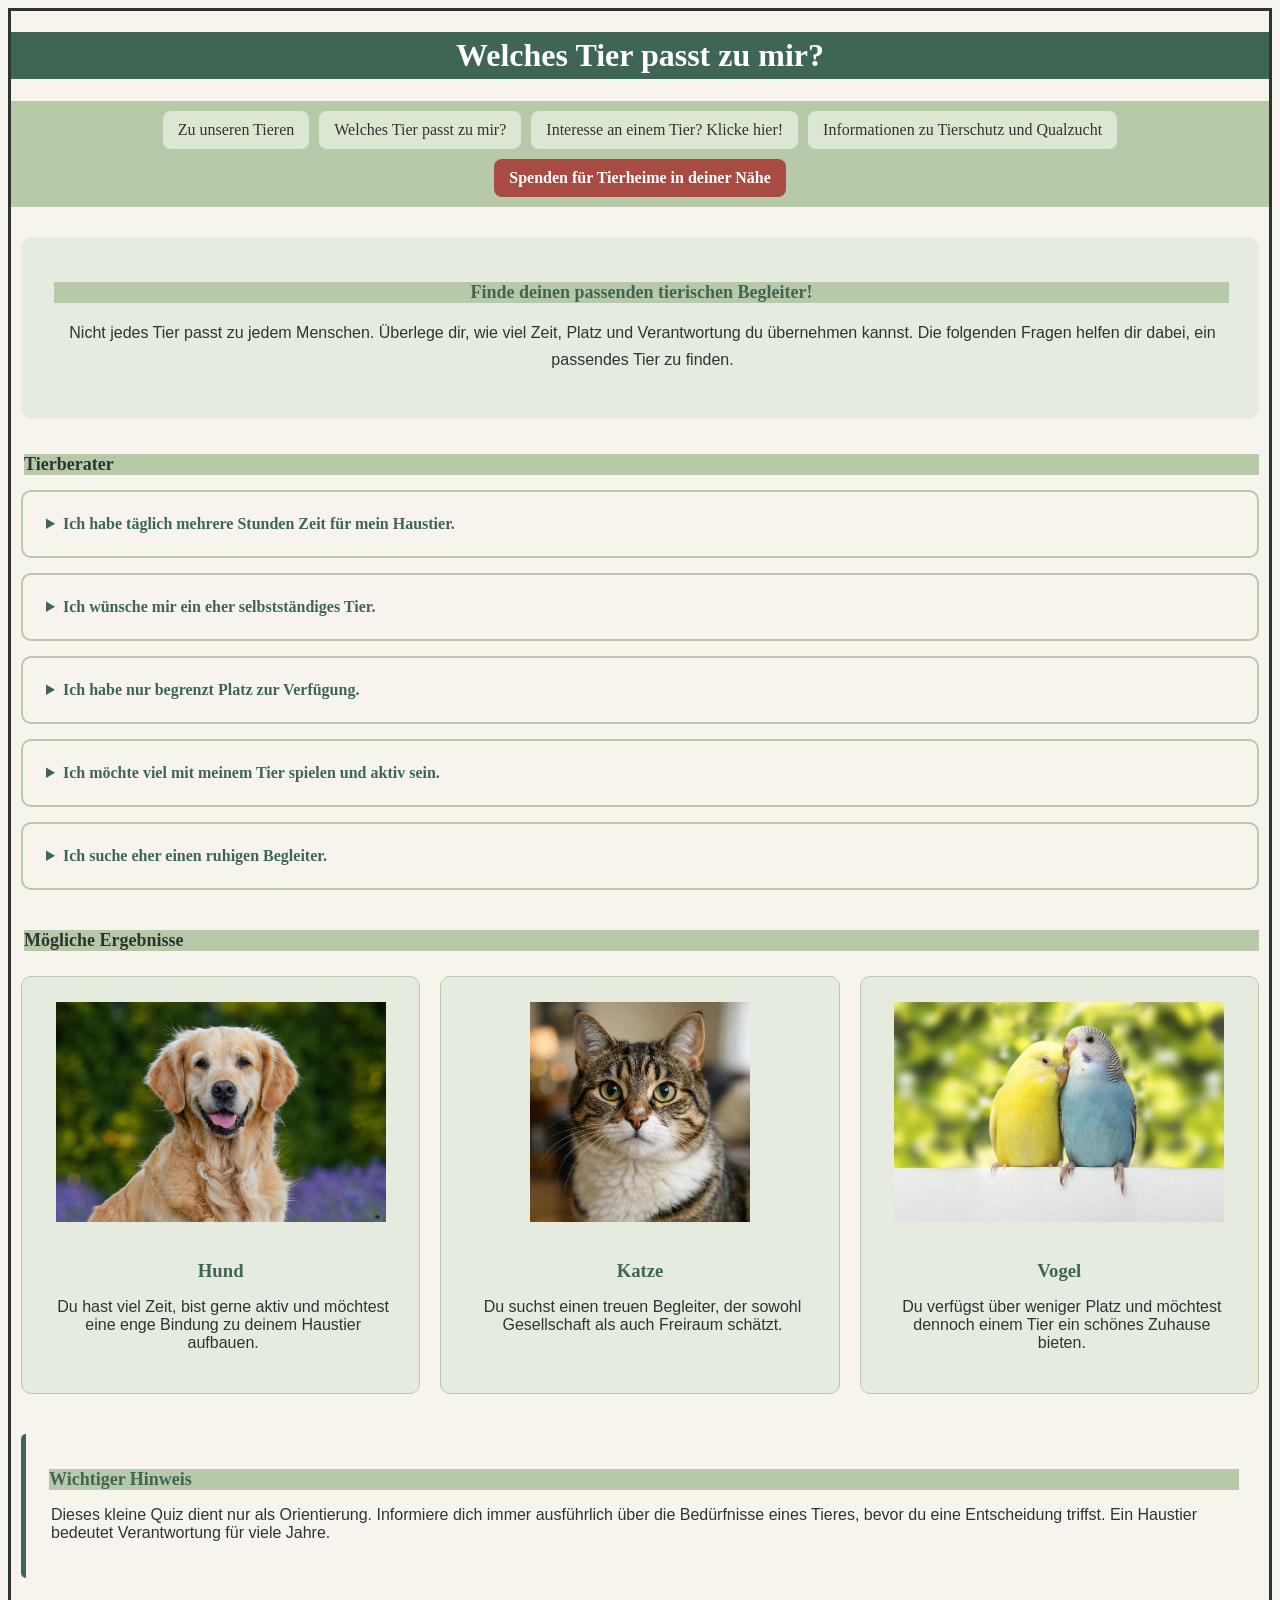
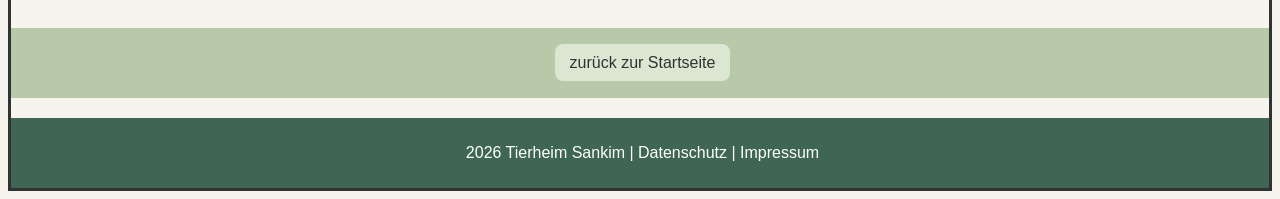
<file: WelchesTierPasstZuMir.html>
<!DOCTYPE html>
<html>
<head>
    <meta charset="UTF-8">
    <meta name="viewport" content="width=device-width, initial-scale=1.0">
    <link rel="stylesheet" href="style.css">
    <link rel="stylesheet" href="WTPZM.css">
    <title>WelchesTierPasstZuMir</title>
</head>
<body>
    <header>
        <h1>Welches Tier passt zu mir?</h1>
    </header>
    <nav>
        <a href="UnsereTiere.html">Zu unseren Tieren</a>
        <a href="WelchesTierPasstZuMir.html">Welches Tier passt zu mir?</a>
        <a href="Interessiert.html"> Interesse an einem Tier? Klicke hier!</a>
        <a href="Tierschutz&Qualzucht.html">Informationen zu Tierschutz und Qualzucht</a>
        <a href="spenden.html" class="spenden">Spenden für Tierheime in deiner Nähe</a>
    </nav>

    <main>

    <section class="tierberater-einleitung">
        <h2>Finde deinen passenden tierischen Begleiter!</h2>

        <p>
            Nicht jedes Tier passt zu jedem Menschen. Überlege dir,
            wie viel Zeit, Platz und Verantwortung du übernehmen kannst.
            Die folgenden Fragen helfen dir dabei, ein passendes Tier zu finden.
        </p>
    </section>

    <section class="fragebogen">

        <h2>Tierberater</h2>

        <details>
            <summary>Ich habe täglich mehrere Stunden Zeit für mein Haustier.</summary>
            <p>
                Dann könnte ein Hund eine gute Wahl für dich sein.
                Hunde benötigen viel Aufmerksamkeit, Bewegung und Beschäftigung.
            </p>
        </details>

        <details>
            <summary>Ich wünsche mir ein eher selbstständiges Tier.</summary>
            <p>
                Katzen sind oft unabhängiger als Hunde und können sich zeitweise selbst beschäftigen.
            </p>
        </details>

        <details>
            <summary>Ich habe nur begrenzt Platz zur Verfügung.</summary>
            <p>
                Für kleinere Wohnungen können Vögel eine geeignete Möglichkeit sein,
                sofern ihre Bedürfnisse erfüllt werden.
            </p>
        </details>

        <details>
            <summary>Ich möchte viel mit meinem Tier spielen und aktiv sein.</summary>
            <p>
                Hunde freuen sich über Spaziergänge, Training und gemeinsame Aktivitäten.
            </p>
        </details>

        <details>
            <summary>Ich suche eher einen ruhigen Begleiter.</summary>
            <p>
                Katzen verbringen gerne Zeit mit ihren Menschen, genießen aber auch ihre Ruhephasen.
            </p>
        </details>

    </section>

    <section>

        <h2>Mögliche Ergebnisse</h2>

        <div class="tierkarten">

            <article class="tierkarte">
                <img src="images/Goldi.jpg" alt="Golden Retriever">
                <h3>Hund</h3>
                <p>
                    Du hast viel Zeit, bist gerne aktiv und möchtest
                    eine enge Bindung zu deinem Haustier aufbauen.
                </p>
            </article>

            <article class="tierkarte">
                <img src="images/Katzi.jpg" alt="Katze">
                <h3>Katze</h3>
                <p>
                    Du suchst einen treuen Begleiter,
                    der sowohl Gesellschaft als auch Freiraum schätzt.
                </p>
            </article>

            <article class="tierkarte">
                <img src="images/Vogeli.jpg" alt="Vodel">
                <h3>Vogel</h3>
                <p>
                    Du verfügst über weniger Platz und möchtest
                    dennoch einem Tier ein schönes Zuhause bieten.
                </p>
            </article>

        </div>

    </section>

    <section class="wichtiger-hinweis">

        <h2>Wichtiger Hinweis</h2>

        <p>
            Dieses kleine Quiz dient nur als Orientierung. Informiere dich
            immer ausführlich über die Bedürfnisse eines Tieres, bevor du
            eine Entscheidung triffst. Ein Haustier bedeutet Verantwortung
            für viele Jahre.
        </p>

    </section>

</main>

    <nav>    
        <p><a href="index.html">zurück zur Startseite</a></p>
    </nav>

    <footer>
            <p>2026 Tierheim Sankim | Datenschutz | Impressum</p>
    </footer>
</body>

</html>
</file>
<file: style.css>
h1 {
    color: white;
    background-color: #3f6654;
    font-family: 'Times New Roman';
    text-align: center;
    padding-top: 5px;
    padding-bottom: 5px;
    padding-left: 10px;
    padding-right: 10px;
}

body{
    color: #2f3432;
}

h2{
    color: #2f3432;
    background-color: #b7c9a8;
    font-size: large;
    margin-left: 3px;
}

h4{
    color: #2f3432;
    background-color: #b7c9a8;
    font-size: small;
    margin-left: 3px;
}

p{
    font-family: sans-serif;
    margin-left: 5px;
}

.namen{
    font-size: larger;
    background-color: #88a47c;
    font-family: 'Times New Roman';
    margin: 20px;
    text-align: center;
}

.beschriftung{
    color: #2f3432;
    background-color: #f7f4ed;
    font-size: large;
    font-family: 'Times New Roman';
    text-align: center;
    padding: 10px;
    border: 10px solid #b7c9a8;
    margin: 10px;
}

#erklaertext{
    color: white;
    background-color: #3f6654;
    font-size: medium;
    font-family: 'cursive';
}


/* Allgemeine Links */

a:link{
    color: #2f3432;
    text-decoration: none;
}

a:visited{
    color: #2f3432;
}


a:active{
    color: orange;
}


/* Buttons */

button{
    background-color: #f0b397;
    color: #2f3432;
    padding: 10px;
    margin: 5px;
    border: 2px solid #2f3432;
    cursor: pointer;
}

.buttons{
    display: flex;
    justify-content: center;
    align-items: center;
    flex-wrap: wrap;
    gap: 20px;    
}

button:hover{
    background-color: #88a47c;
}

button:active{
    background-color: #b7c9a8;
}


body{
    background-color: #f7f4ed;
    border: 3px solid #2f3432;
}


/* Navigation Startseite */

nav {
    background-color: #b7c9a8;
    padding: 10px;
    margin-bottom: 20px;

    display: flex;
    justify-content: center;
    align-items: center;
    flex-wrap: wrap;
    gap: 10px;
}


/* nav a {
    color:#2f3432;
    padding: 8px;
    text-decoration: none;
}

nav a:hover {
    background-color: #9eaf90;
    color: white;
} */


nav a {
    color: #2f3432;
    background-color: #dce7d3;
    padding: 10px 15px;
    text-decoration: none;
    border-radius: 8px;
    transition: 0.3s;
}

nav a:hover {
    background-color: #8fa582;
    color: white;
}

nav a.spenden{
    background-color: #a84b43;
    color: white;
    font-weight: bold;
    transition: 0.3s;
}

nav a.spenden:hover{
    background-color: #84362f;
    color: white;
    box-shadow: 0 4px 12px rgba(0, 0, 0, 0.2);
}


ul{
    padding: 10px 20px;
    margin-top: 5px;
    margin-left: 5px;
    background-color: #d9b48f;
    border: 2px solid #2f3432;
    border-radius: 5px;
}

li{
    padding: 3px;
}

li:nth-child(even){
    color: #2f3432;
}

li:nth-child(odd){
    color: white;
}

footer{
    background-color: #3f6654;
    color: white;
    text-align: center;
    padding: 10px;
    margin-top: 15px;
}

main {
    padding: 10px;
}

section {
    margin-bottom: 20px;
}



main a {
    color: #2f3432;
    text-decoration: underline;
}

.kontakt-link {
    display: inline-block;
    background-color: #b7c9a8;
    padding: 8px;
    margin: 5px;
}

.unsere-tiere .kontakt-link {
    color: #2f3432;
    text-decoration: none;
    transition: 0.3s;
}

.unsere-tiere .kontakt-link:hover {
    background-color: #9eaf90;
    color: white;
}

.unsere-tiere .kontakt-link:active {
    background-color: #b7c9a8;
}

.ueber-uns-grid{
    display: grid;
    grid-template-columns: 2fr 1fr;
    grid-template-areas: "text bilder";
    gap: 20px;
}

.ueber-uns-text{
    grid-area: text;
}

.ueber-uns-bilder{
    grid-area: bilder;
    text-align: center;
}

.ueber-uns-bilder img {
    height: 220px;
    max-width: 100%;
}

/* Öffnungszeiten */
 .oeffnungszeiten {
    background-color: #f7f4ed;
    padding: 0;
 }

 .oeffnungszeiten details {
    background-color: #e5e5e5;
    border: 2px solid #b7c9a8;
    border-radius: 10px;
    padding: 15px;
    margin-bottom: 15px;
 }

 .oeffnungszeiten summary {
    background-color: #b7c9a8;
    padding: 10px;
    font-size: large;
    cursor: pointer;
 }

 .oeffnungszeiten details p {
    margin-left: 15px;
 }

 .oeffnungszeiten summary:hover {
    background-color: #88a47c;
 }


 /* Karte */
 .karte {
    position: relative;
    height: 320px;
    background-color: #e4ebd9;
    border: 3px solid #b7c9a8;
    border-radius: 10px;
    overflow: hidden;
    max-width: 750px;
 }

 .park {
    position: absolute;
    background-color: #b8d5ac;
    width: 250px;
    height: 90px;
    top: 20px;
    left: 20px;
}

.strasse-waagerecht {
    position: absolute;
    background-color: #f7f4ed;
    width: 100%;
    height: 35px;
    top: 150px;
}

.strasse-senkrecht {
    position: absolute;
    background-color: #f7f4ed;
    width: 35px;
    height: 100%;
    left: 45%;
}

.haus {
    position: absolute;
    background-color: #d9b48f;
    border: 2px solid #2f3432;
    width: 70px;
    height: 60px;
}

.haus1 {
    top: 40px;
    left: 60%;
}

.haus2 {
    top: 230px;
    left: 20%;
}

.haus3 {
    top: 230px;
    left: 75%;
}

.tierheim-marker {
    position: absolute;
    top: 60px;
    left: 55%;
    background-color: #f7f4ed;
    border: 2px solid #3f6654;
    padding: 10px;
    z-index: 5;
}

.tierheim-marker summary {
    cursor: pointer;
    font-size: 25px;
    color: #3f6654;
}

.tierheim-marker p {
    font-size: small;
    margin: 5px;
    background-color: #f7f4ed;
}

/* Öffnungszeiten und Standort Nebeneinander */

.standort-grid {
    display: grid;
    grid-template-columns: 1fr 1fr;
    grid-template-areas: "zeiten karte";
    gap: 25px;
}

.oeffnungszeiten {
    grid-area: zeiten;
}

.standort {
    grid-area: karte;
}

.karte {
    max-width: 100%;
}

@media (max-width: 40em){

    h1{
        font-size: 1.8rem;
    }

    nav{
        flex-direction: column;
        align-items: stretch;
    }

    nav a{
        text-align: center;
    }

    .ueber-uns-grid{
        grid-template-columns: 1fr;
        grid-template-areas:
            "text"
            "bilder";
    }

    .standort-grid{
        grid-template-columns: 1fr;
        grid-template-areas:
            "zeiten"
            "karte";
    }

    .karte{
        height: 350px;
        width: 100%;
    }

    .haus2{
        top: 250px;
        left: 10%;
    }

    .buttons{
        flex-direction: column;
    }

    .buttons button{
        width: 100%;
    }

    .ueber-uns-bilder img{
        width: 100%;
        max-width: 220px;
        height: auto;
    }
}

@media (min-width: 40em) and (max-width: 60em){

    h1{
        font-size: 2rem;
    }

    h2{
        font-size: 1.2rem;
    }

    nav a{
        padding: 8px 12px;
        font-size: 1rem;
    }

    .ueber-uns-grid{
        gap: 1em;
    }

    .karte{
        height: 350px;
    }

    .ueber-uns-bilder img{
        max-width: 180px;
        height: auto;
    }

    .standort-grid{
        gap: 15px;
    }

    .buttons{
        gap: 10px;
    }

    button{
        padding: 8px 12px;
    }
}
</file>
<file: Interesse.css>
.vermittlung-grid {
    display: grid;    
    grid-template-columns: 1fr 1fr 1fr;    
    grid-template-areas: "balu mila flocke";
    gap: 25px;
}

.balu {
    grid-area: balu;
}

.mila {
    grid-area: mila;
}

.flocke {
    grid-area: flocke;
}


/* Gestaltung der Tierkarten */

.vermittlung-tier {
    background-color: #e5ebdf;
    border: 1px solid #b7c9a8;
    border-radius: 12px;
    padding: 20px;
    text-align: center;
    box-shadow: 0 4px 10px rgba(0, 0, 0, 0.08);
    transition: transform 0.3s;
}

.vermittlung-tier:hover {
    transform: translateY(-5px);
}

/* Tierbilder */

.vermittlung-tier img {
    width: 100%;
    height: 250px;
    object-fit: contain;
    border-radius: 8px;
}

/* Tiernamen */

.vermittlung-tier h3 {
    color: #3f6654;
    font-size: 1.5rem;
    margin: 15px 0;
    background-color: transparent;
}

/* Beschreibung */

.vermittlung-tier p {
    line-height: 1.6;
}

.vermittlung-tier {
    display: flex;
    flex-direction: column;
}

.tier-details {
    margin-top: auto;
    padding-top: 20px;
}

/* Mehr erfahren */

.tier-details {
    margin-top: 20px;
}

.tier-details summary {
    background-color: #3f6654;
    color: white;
    padding: 12px;
    border-radius: 8px;
    cursor: pointer;
    list-style: none;
}

.tier-details summary:hover {
    background-color: #2f4f40;
}

.tier-details summary:focus-visible {
    outline: 3px solid #88a47c;
    outline-offset: 3px;
}

.tier-details p {
    margin-top: 15px;
}

/* Vermittlungsablauf */

.vermittlungsablauf {
    margin-top: 50px;
    margin-bottom: 40px;
}

.ablauf-flex {
    display: flex;
    gap: 20px;
    margin-top: 25px;
}

.ablauf-flex > div {
    flex: 1;
    background-color: #f7f4ed;
    border: 1px solid #b7c9a8;
    border-radius: 10px;
    padding: 25px;
    text-align: center;
}

.ablauf-flex h3 {
    color: #3f6654;
    margin-bottom: 15px;
}

.ablauf-flex > div:hover {
    background-color: #e5ebdf;
    border-color: #88a47c;
}

/* Kontaktbereich */

.kontaktbereich {
    background-color: #e5ebdf;
    border-radius: 12px;
    padding: 40px 25px;
    margin: 40px auto;
    text-align: center;
    max-width: 1000px;
}

.kontaktbereich h2 {
    color: #3f6654;
    background-color: transparent;
    font-size: 1.5rem;
    margin-bottom: 20px;
}

.kontaktbereich p {
    line-height: 1.6;
    margin-bottom: 30px;
}

/* Kontaktbutton */

.kontakt-button {
    display: inline-block;
    background-color: #3f6654;
    color: white;
    padding: 14px 25px;
    border-radius: 8px;
    text-decoration: none;
    transition: background-color 0.3s;
}

.kontakt-button:visited {
    color: white;
}

.kontakt-button:hover {
    background-color: #2f4f40;
}

.kontaktbereich a:link,
.kontaktbereich a:visited {
    color: white;
}

/* Responsives Design */

@media (max-width: 40em) {

    .vermittlung-grid {
        grid-template-columns: 1fr;
        grid-template-areas:
            "balu"
            "mila"
            "flocke";
    }

    .ablauf-flex {
        flex-direction: column;
    }

    .vermittlung-tier img {
        height: 220px;
    }
}

@media (min-width: 40em) and (max-width: 60em) {

    .vermittlung-grid {
        grid-template-columns: repeat(2, 1fr);
        grid-template-areas:
            "balu mila"
            "flocke flocke";
    }

    .ablauf-flex {
        flex-wrap: wrap;
    }

    .ablauf-flex > div {
        flex: 1 1 220px;
    }
}
</file>
<file: spenden.css>
.spenden-einleitung{
    font-size: 1.5rem;
    text-align: center;
    padding: 30px;
    background-color: #e5ebdf;
    border-radius: 10px;
    margin-bottom: 35px;      
}

.spenden-container{
    display: grid;
    grid-template-columns: 1fr 1fr;
    gap: 20px;
    margin: 40px auto;
    max-width: 1200px;
}

.box-links {
    background-color: #e1e6d9;
    padding: 30px;
    border-radius: 15px;
}

.box-rechts {
    background-color: #ffffff;
    padding: 30px;
    border-radius: 15px;
    box-shadow: 0 4px 12px rgba(0, 0, 0, 0.1);
}

.spenden-container h2 {
    text-align: center;
    margin-top: 0;
    margin-bottom: 25px; 
    background-color: transparent;   
}

.spenden-container ul {
    padding: 20px;
    background-color: transparent;
    border: none;
    color: #2f3432;
    list-style-type: "🐾";
}

li:nth-child(even){
    color: #2f3432;
}

li:nth-child(odd){
    color: #2f3432;
}

.Druck {
    color: #53634d;
    text-align: center;
    font-weight: bold;
    font-style: italic;
}

/* Responsives Design */

@media (max-width: 40em) {

    .spenden-container {
        grid-template-columns: 1fr;
        gap: 15px;
        margin: 20px auto;
    }

    .box-links,
    .box-rechts {
        padding: 15px;
    }

    .spenden-einleitung {
        font-size: 1rem;
        padding: 15px;
        margin-bottom: 20px;
    }

    .spenden-container h2 {
        margin-bottom: 15px;
    }

}

@media (min-width: 40em) and (max-width: 60em) {

    .spenden-container {
        grid-template-columns: 1fr;
        gap: 20px;
        margin: 30px auto;
    }

    .box-links,
    .box-rechts {
        padding: 20px;
    }

    .spenden-einleitung {
        font-size: 1.2rem;
        padding: 20px;
        margin-bottom: 25px;
    }

}
</file>
<file: tierschutz.css>
.tierschutz-helfen h3 {
    color: #3f6654;
    margin-left: 5px;
    margin-bottom: 5px;
}

.tierschutz-helfen p {
    margin-bottom: 20px;
}

.info-link:link {
    color: #3f6654;
    text-decoration: underline;
}
.info-link:visited {
    color: #3f6654;
}

.info-link:hover {
    background-color: #b7c9a8;
}
.Modeaccesoire {
    text-align: center;
    color: #2f3432;
    padding: 10px;
    margin-top: 20px;
    margin-bottom: 20px;
    background-color: #e5ebdf;
}


.tierschutz-info {
    display: grid;
    grid-template-columns: 2fr 1fr;
    grid-template-areas:
        "ueberschrift ueberschrift"
        "text bild";
    gap: 25px;
}

.tierschutz-info h2 {
    grid-area: ueberschrift;
}

.tierschutz-text {
    grid-area: text;
}

.tierschutz-bild {
    grid-area: bild;
}

.tierschutz-bild img {
    max-width: 100%;
    height: auto;
}

.qualzucht-bilder {
    display: grid;
    grid-template-columns: repeat(3, 1fr);
    grid-template-areas: "bulldogge dackel katze";
    gap: 25px;
}

.bulldogge{
    grid-area: bulldogge;
}

.dackel{grid-area: dackel;}

.katze{
    grid-area: katze;
}

.qualzucht-tier{
    text-align: center;
}

.qualzucht-tier img {
    width: 350px;
    height: 250px;
    max-width: 100%;
    object-fit: cover;
}

/* .helfen-grid {
    display: grid;
    grid-template-columns: 1fr 1fr;
    grid-template-areas:
        "adoptieren spenden"
        "ehrenamt patenschaften"
        "verantwortung verantwortung";
    gap: 25px;
} */

/*
.helfen-grid > div {
    background-color: #e5ebdf;
    padding: 20px;
    border: 1px solid #b5c8a6;
} */

/* .adoptieren {
    grid-area: adoptieren;
}

.spenden {
    grid-area: spenden;
}

.ehrenamt {
    grid-area: ehrenamt;
}

.patenschaften {
    grid-area: patenschaften;
}

.verantwortung {
    grid-area: verantwortung;
}

.helfen-bild {
    grid-area: bild;
} */


/* Flexbox*/

.helfen-flex {
    display: flex;
    flex-wrap: wrap;
    justify-content: center;
    align-items: stretch;
    gap: 25px;
}

.helfen-flex > div {
    background-color: #e5ebdf;
    border: 1px solid #b5c8a6;
    border-radius: 10px;
    padding: 25px;
    flex: 1 1 300px;
    text-align: center;
}
 
.helfen-flex h3 {
    text-align: center;
    margin-left: 0;
}

/* Responsives Design Tablet */

@media (min-width: 40em) and (max-width: 60em) {

    .tierschutz-info {
        grid-template-columns: 1fr;
        grid-template-areas:
            "ueberschrift"
            "text"
            "bild";
    }

    .qualzucht-bilder {
        grid-template-columns: repeat(2, 1fr);
        grid-template-areas:
            "bulldogge dackel"
            "katze katze";
    }
}


/* Responsives Design Smartphone */

@media (max-width: 40em) {

    .tierschutz-info {
        grid-template-columns: 1fr;
        grid-template-areas:
            "ueberschrift"
            "text"
            "bild";
    }

    .qualzucht-bilder {
        grid-template-columns: 1fr;
        grid-template-areas:
            "bulldogge"
            "dackel"
            "katze";
    }

    .helfen-flex {
        flex-direction: column;
    }

    .helfen-flex > div {
        flex: 1 1 auto;
    }
}
</file>
<file: UnsereTiere.css>
.Verantwortung-Grid{
    display: grid;
    grid-template-columns: repeat(2, 1fr);
    grid-template-areas: 
        "anschaffung pflege"
        "kosten zuhause";
    gap: 10px;
}

.anschaffung{
    grid-area: anschaffung;
}

.pflege{
    grid-area: pflege;
}

.kosten{
    grid-area: kosten;
}

.zuhause{
    grid-area: zuhause;
}

.Verantwortung-Grid > div{
    background-color: #e5ebdf;
    padding: 20px;
    border: 1px solid #b5c8a6;
}

.tierkarten {
    display: flex;
    flex-wrap: wrap;
    justify-content: center;
    gap: 20px;
}

.tierkarte {
    display: flex;
    flex-direction: column;
    flex: 1 1 280px;
    max-width: 350px;
    box-sizing: border-box;
    background-color: #f7f4ed;
    border: 3px solid #b7c9a8;
    padding: 10px;
}

.tierkarte p {
    font-family: 'Times New Roman';
    font-size: large;
    line-height: 1.5;
}

.tierkarte > img {
    width: 100%;
    height: auto;
    display: block;
}

.tierkarte h3 + p {
    margin-top: 5px;
}

.tierkarte h3 ~ p {
    color: #2f3432;
}

.tierkarte h3 {
    background-color: #88a47c;
    font-family: 'Times New Roman';
    text-align: center;
    padding: 5px;
}

/* Tablet */
@media (min-width: 769px) and (max-width: 1024px){

    .tierkarte{
        flex: 1 1 100%;
        max-width: 350px;
    }

    .Verantwortung-Grid{
        gap: 15px;
    }
}


/* Smartphone */
@media (max-width: 768px){

    .tierkarte{
        flex: 1 1 100%;
        max-width: 100%;
    }

    .tierkarte p{
        font-size: 1rem;
    }

    .Verantwortung-Grid{
        grid-template-columns: 1fr;
        grid-template-areas:
            "anschaffung"
            "pflege"
            "kosten"
            "zuhause";
    }

    .Verantwortung-Grid > div{
        padding: 15px;
    }
}
</file>
<file: WTPZM.css>
/* .fragebogen details {
    background-color: #f7f4ed;
    border: 2px solid #b7c9a8;
    padding: 10px;
    margin: 10px 0;
}

.fragebogen summary {
    cursor: pointer;
    font-weight: bold;
    color: #3f6654;
}

.fragebogen details[open] {
    background-color: #e5ebdf;
} */
 /* Tierberater */

.fragebogen details {
    background-color: #f7f4ed;
    border: 2px solid #b7c9a8;
    border-radius: 10px;
    padding: 18px;
    margin: 15px 0;
}

.fragebogen summary {
    cursor: pointer;
    font-weight: bold;
    color: #3f6654;
    padding: 5px;
}

.fragebogen details:hover {
    border-color: #3f6654;
    background-color: #e5ebdf;
}

.fragebogen details[open] {
    background-color: #e5ebdf;
}

.fragebogen details p {
    margin-top: 15px;
    line-height: 1.6;
}

/* Tierkarten */

.tierkarten {
    display: grid;
    grid-template-columns: repeat(3, 1fr);
    gap: 20px;
    margin-top: 25px;
}

.tierkarte {
    background-color: #e5ebdf;
    border: 1px solid #b7c9a8;
    border-radius: 10px;
    padding: 25px;
    text-align: center;
}

.tierkarte h3 {
    color: #3f6654;
    margin-bottom: 15px;
}

.tierkarte:hover {
    background-color: #d5e2cd;
}

/* Wichtiger Hinweis */

.wichtiger-hinweis {
    background-color: #f7f4ed;
    border-left: 5px solid #3f6654;
    padding: 20px;
    margin-top: 30px;
    border-radius: 5px;
}

.wichtiger-hinweis h2 {
    color: #3f6654;
}

/* Responsives Design */

@media (max-width: 40em) {

    .tierkarten {
        grid-template-columns: 1fr;
    }

    .tierkarte {
        padding: 20px;
    }

    .fragebogen details {
        padding: 15px;
    }

}

@media (min-width: 40em) and (max-width: 60em) {
    .tierkarten {
        grid-template-columns: 1fr;
    }

    .tierkarte {
        padding: 20px;
    }

    .fragebogen details {
        padding: 15px;
    }
}

.tierberater-einleitung {
    text-align: center;
    padding: 30px;
    background-color: #e5ebdf;
    border-radius: 10px;
    margin-bottom: 35px;
}

.tierberater-einleitung h2 {
    color: #3f6654;
    margin-bottom: 15px;
}

.tierberater-einleitung p {
    line-height: 1.7;
}

main section {
    margin-bottom: 40px;
}

.tierkarte img {
    width: 100%;
    height: 220px;
    object-fit: contain;
    border-radius: 8px;
    margin-bottom: 15px;
}
</file>
